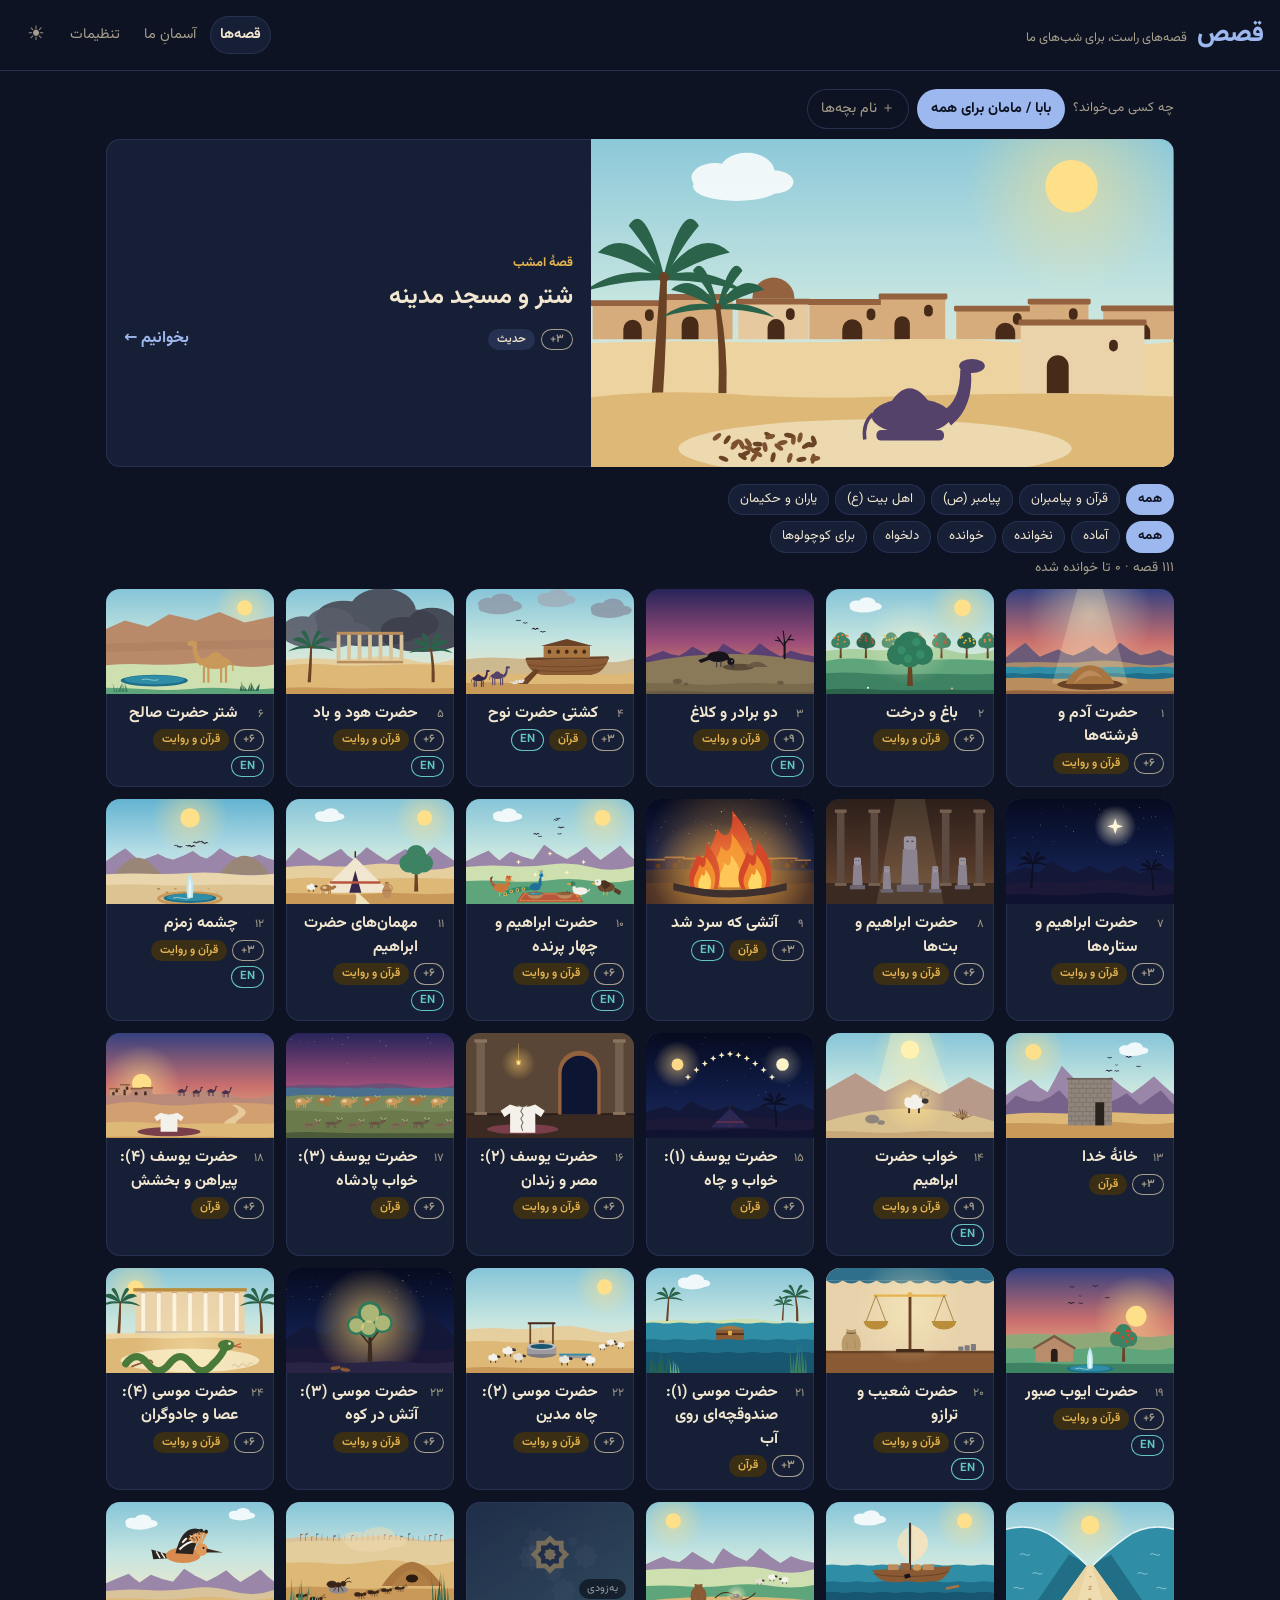
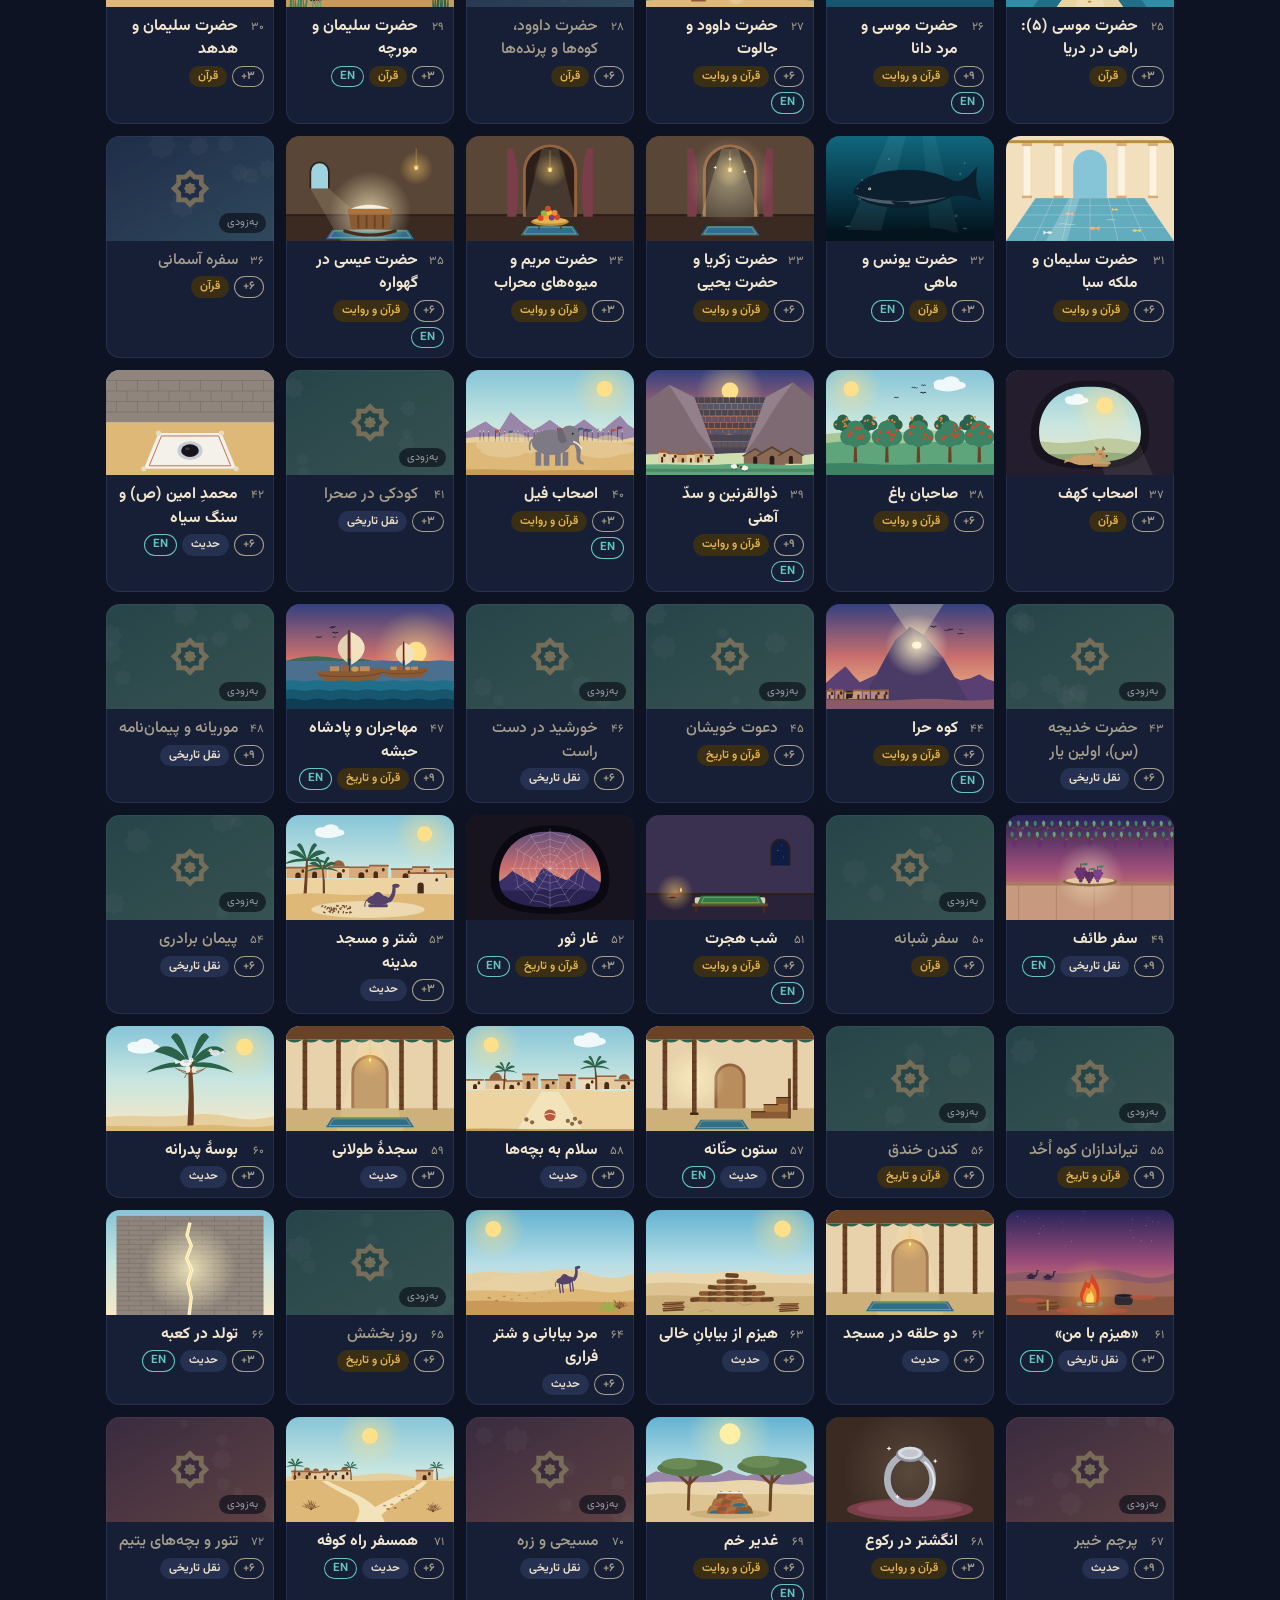
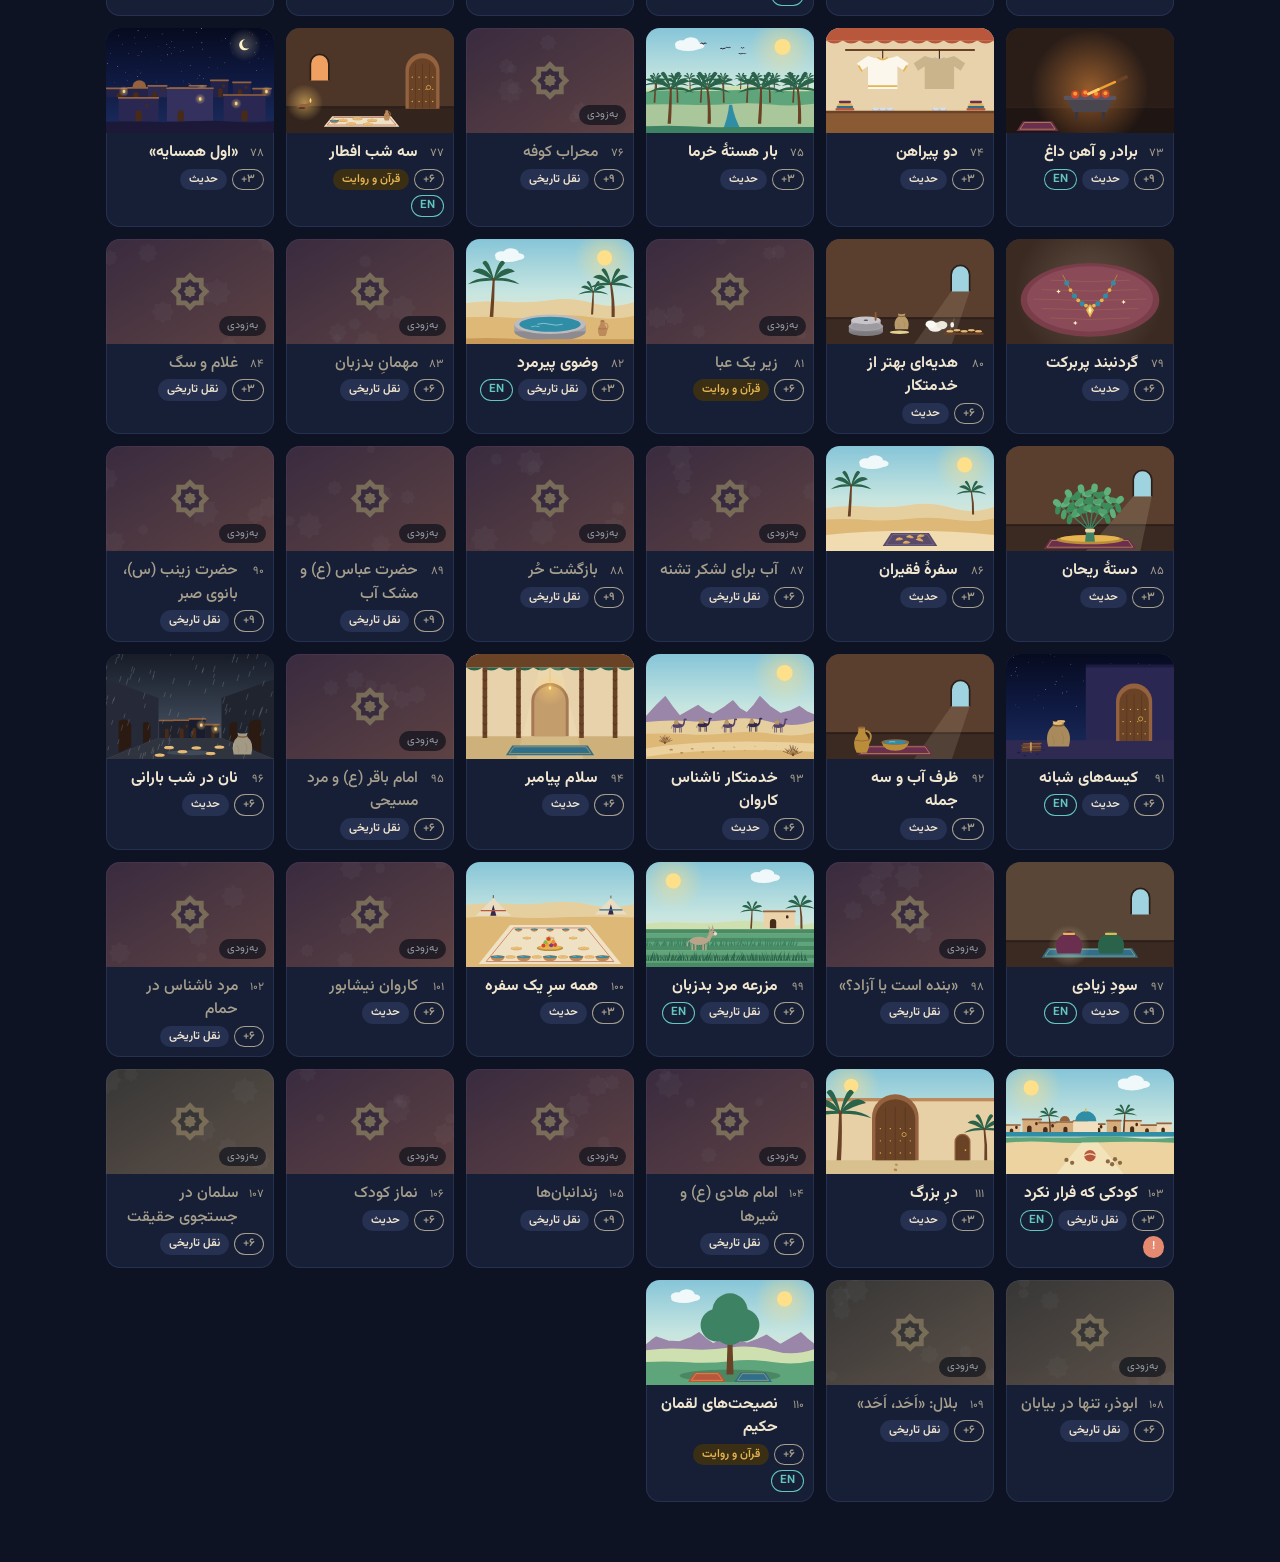
<file: index.html>
<!doctype html>
<html lang="fa" dir="rtl">
<head>
<meta charset="utf-8">
<meta name="viewport" content="width=device-width, initial-scale=1, viewport-fit=cover">
<title>قصص</title>
<meta name="robots" content="noindex, nofollow">
<meta name="theme-color" content="#f6efe2">
<meta name="apple-mobile-web-app-capable" content="yes">
<meta name="mobile-web-app-capable" content="yes">
<meta name="apple-mobile-web-app-status-bar-style" content="black-translucent">
<meta name="apple-mobile-web-app-title" content="قصص">
<link rel="manifest" href="manifest.webmanifest">
<link rel="apple-touch-icon" href="icons/icon-180.png">
<link rel="icon" href="icons/icon-192.png">
<link rel="stylesheet" href="css/app.css">
<link rel="stylesheet" href="css/art.css">
</head>
<body>
<div id="app"></div>
<script type="module" src="js/app.js"></script>
</body>
</html>
</file>
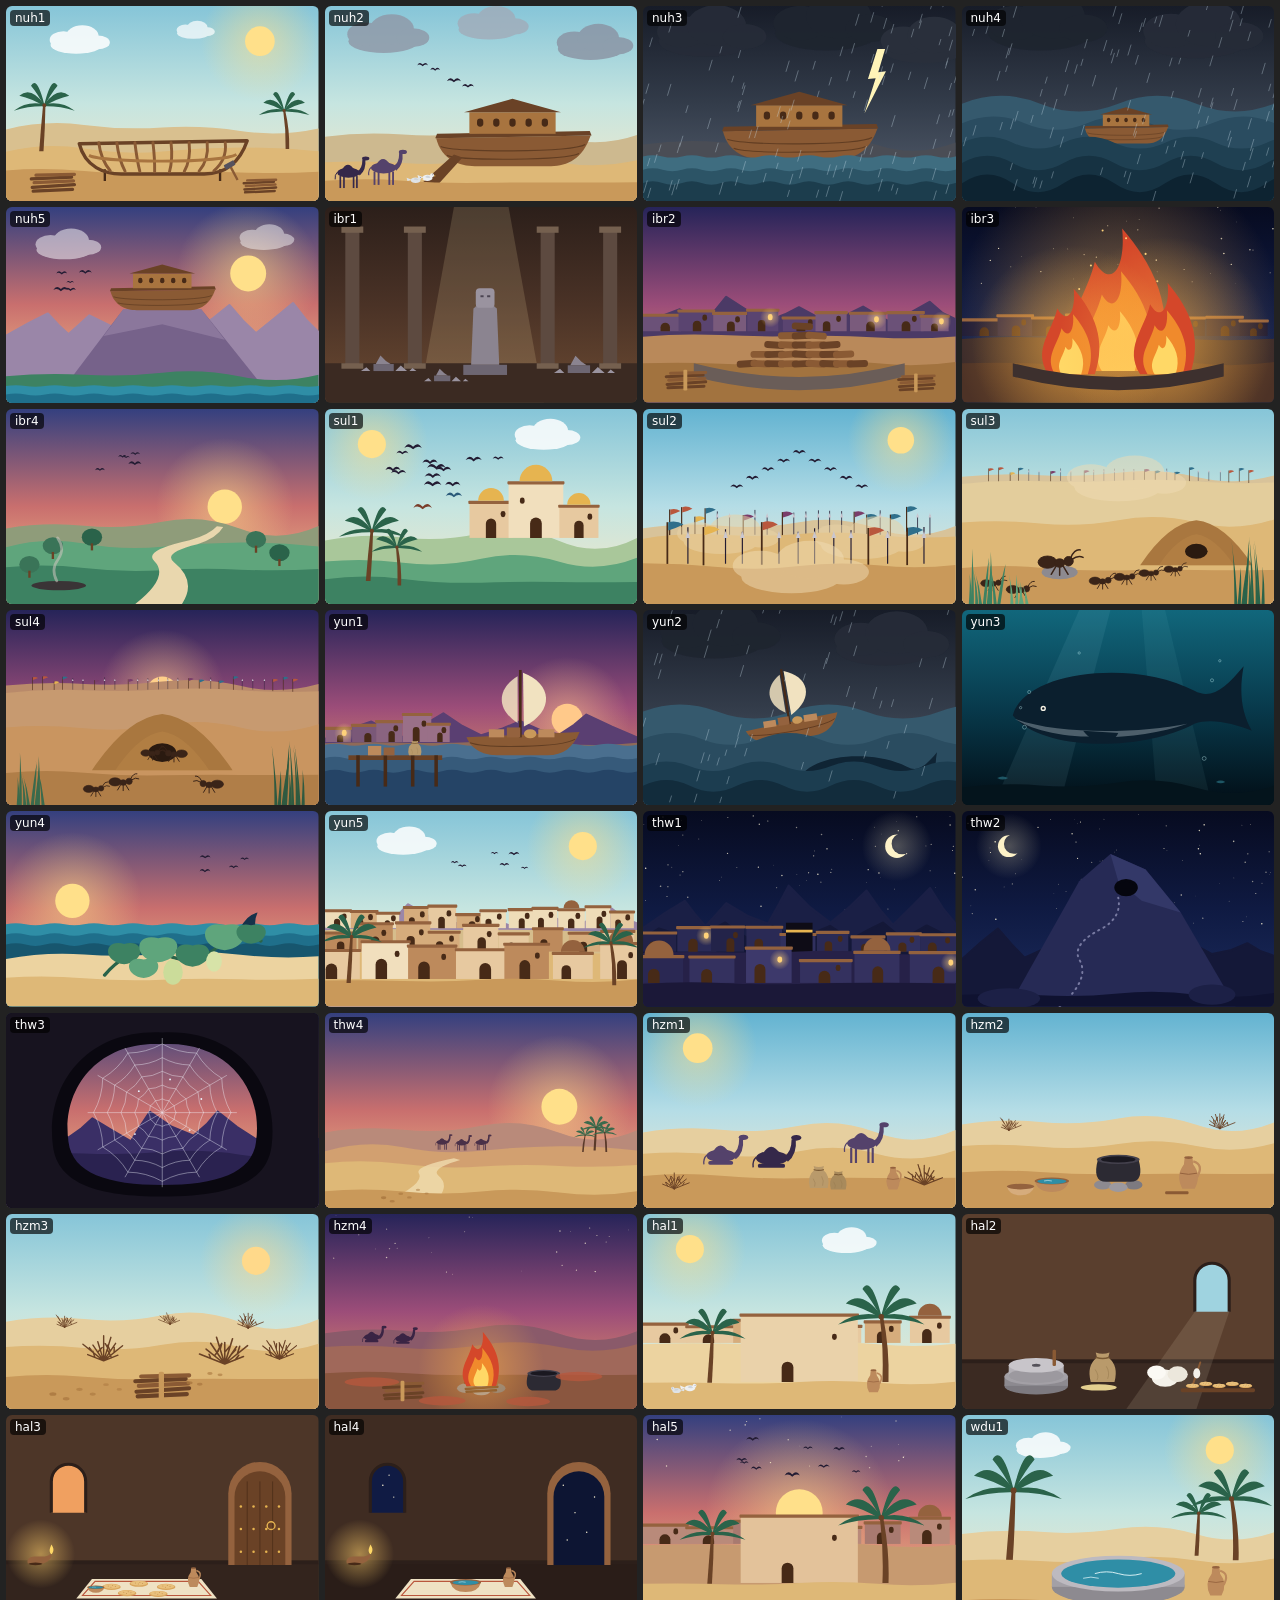
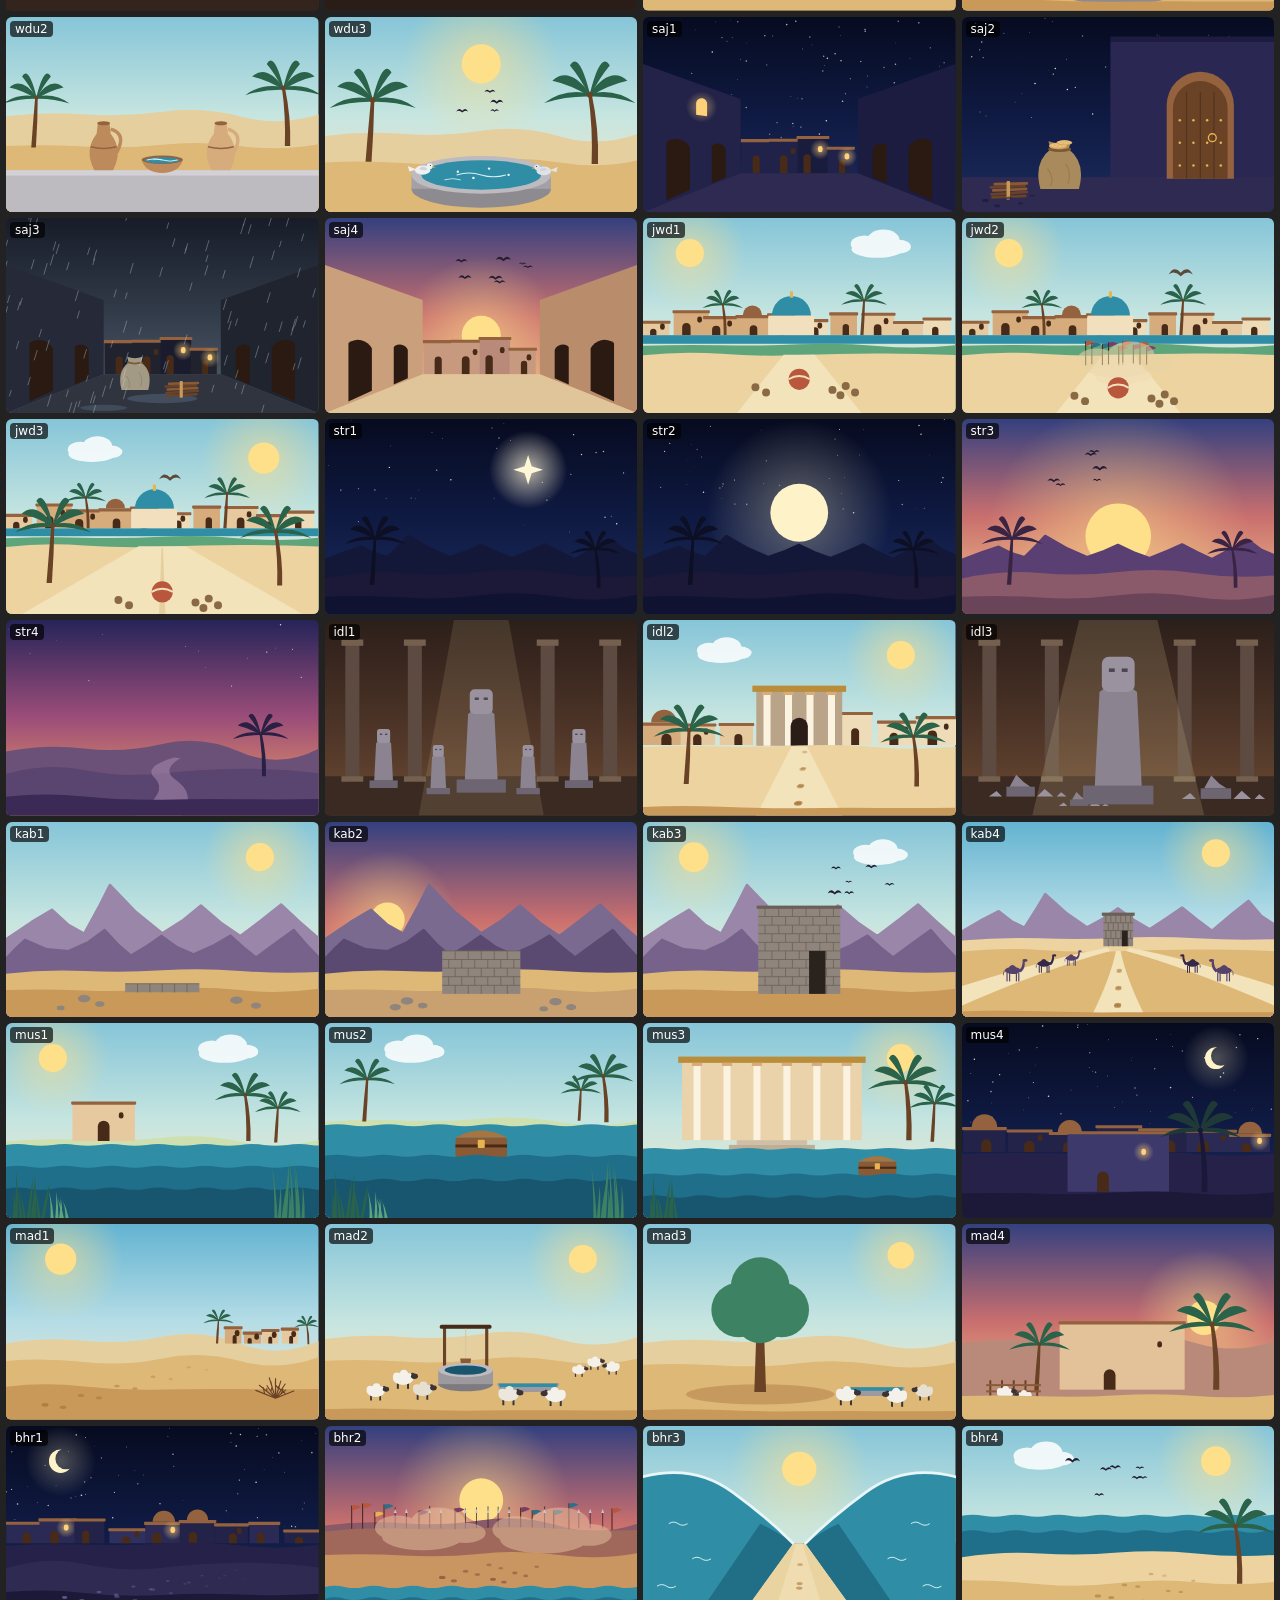
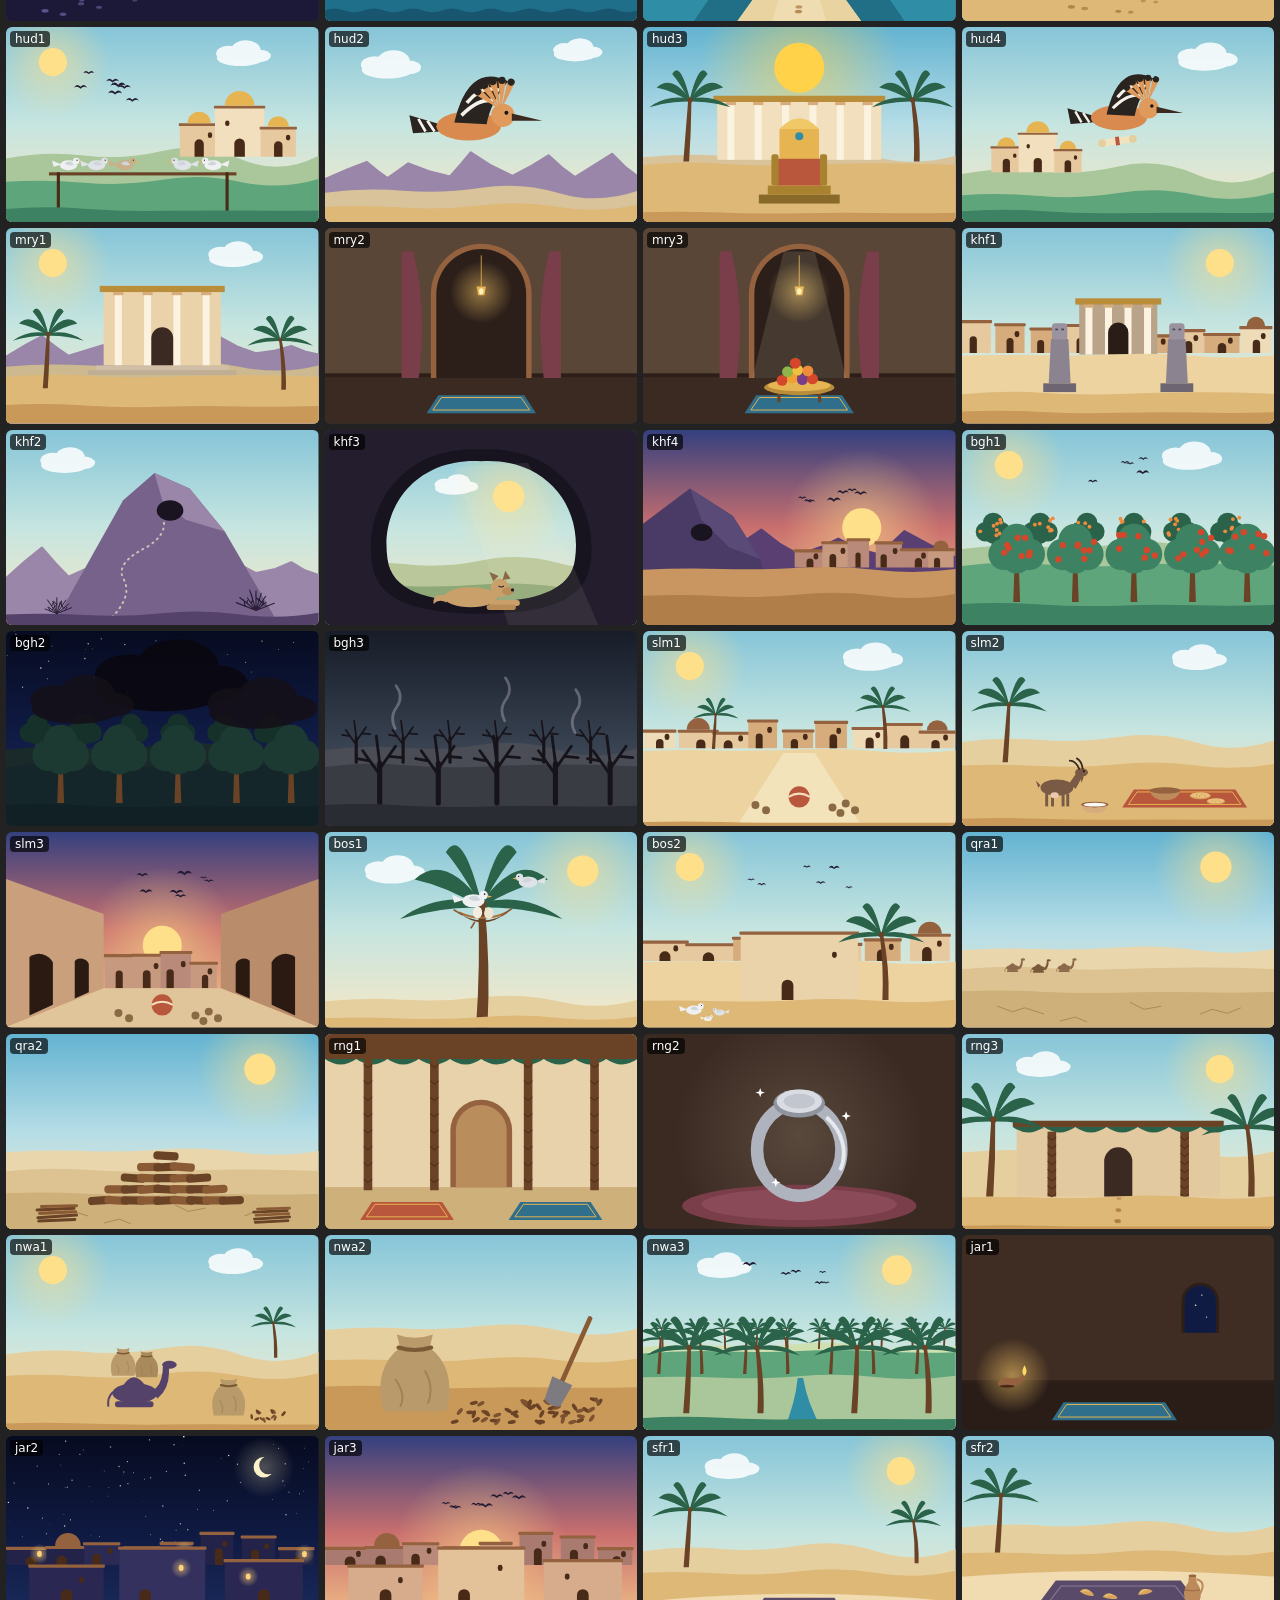
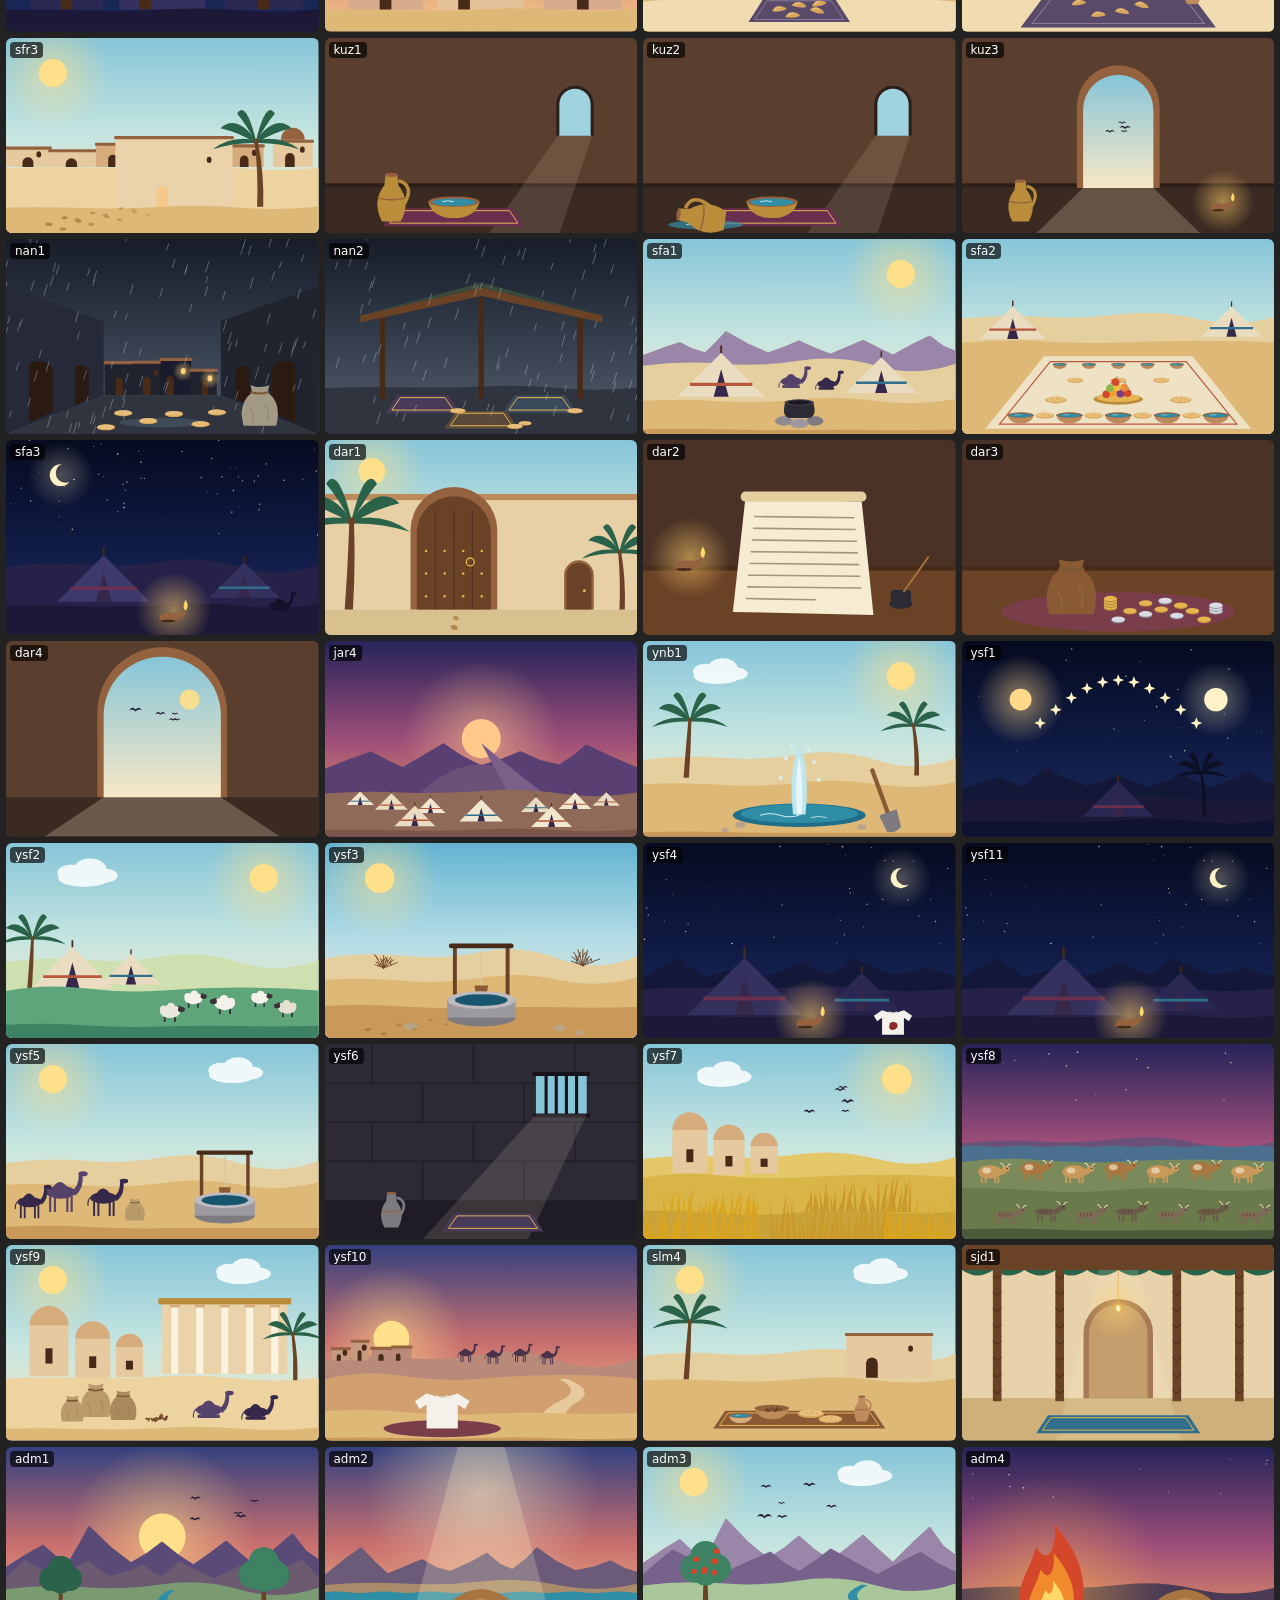
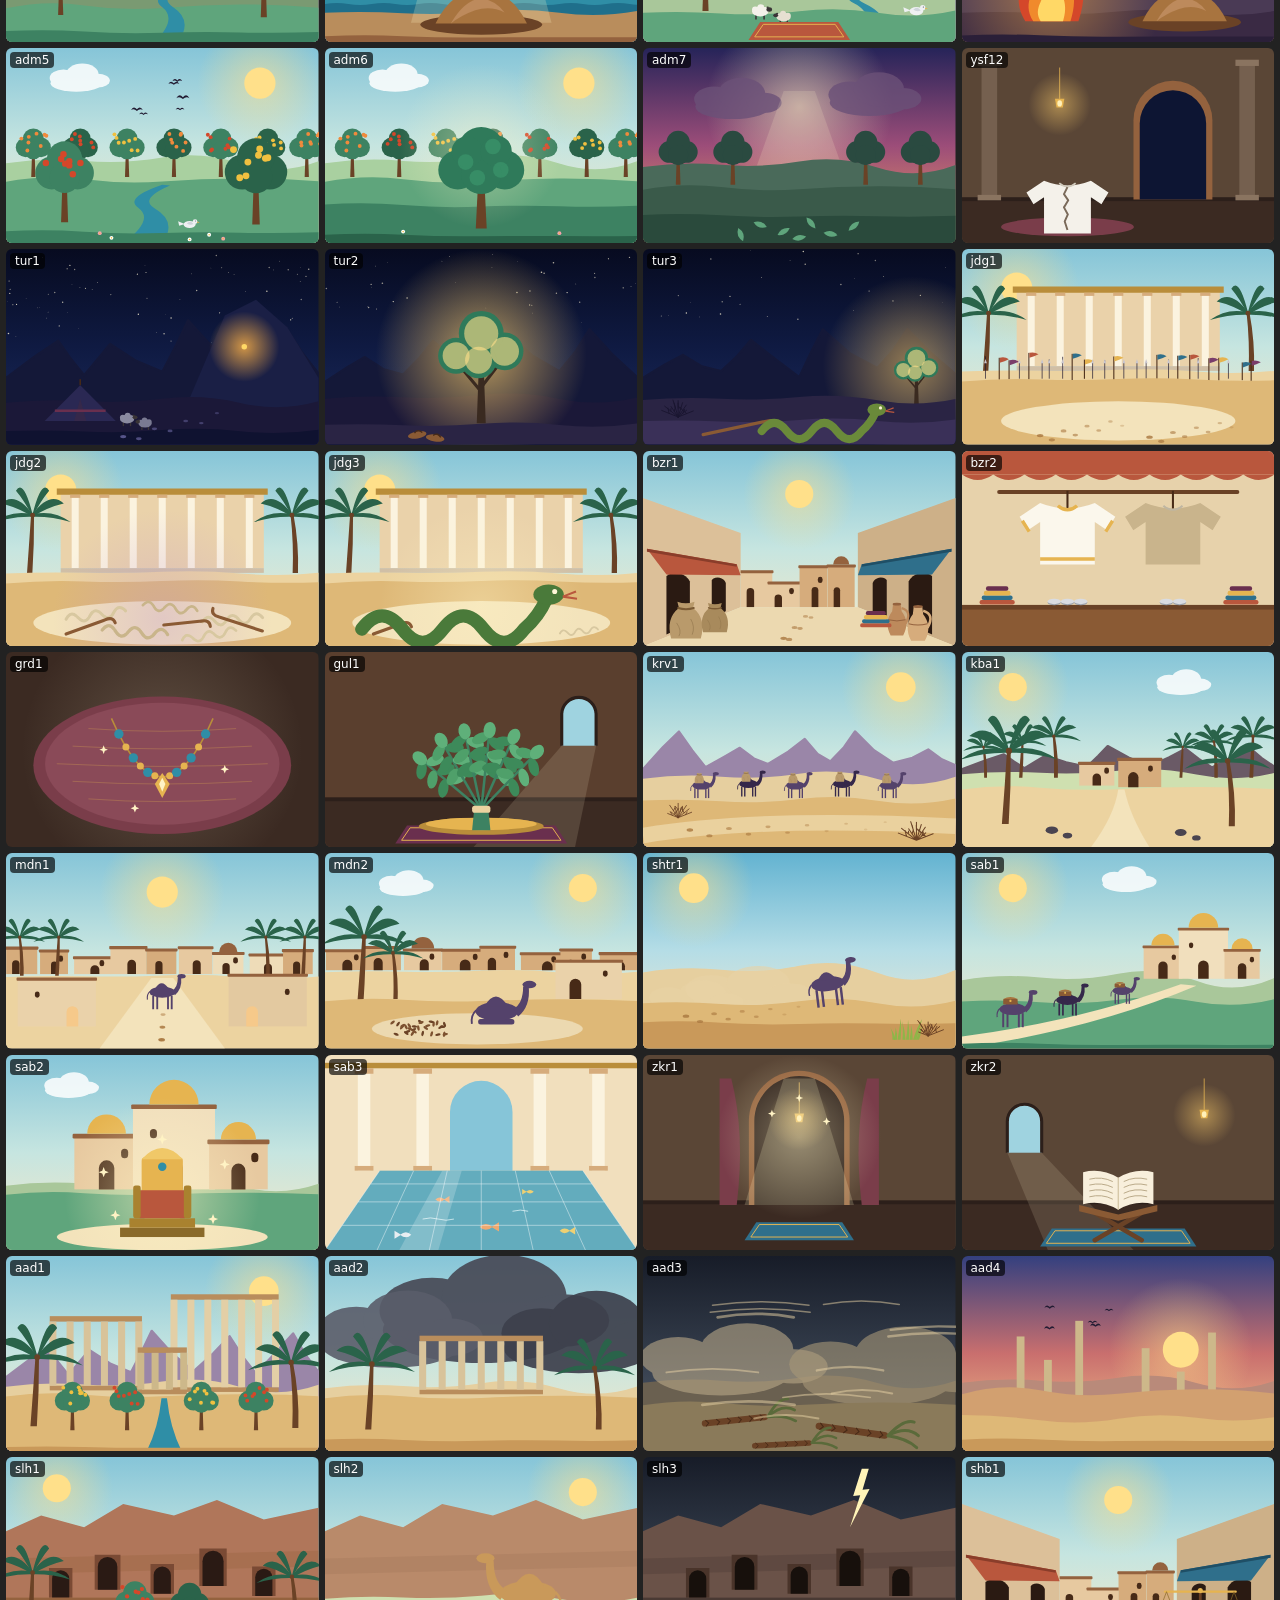
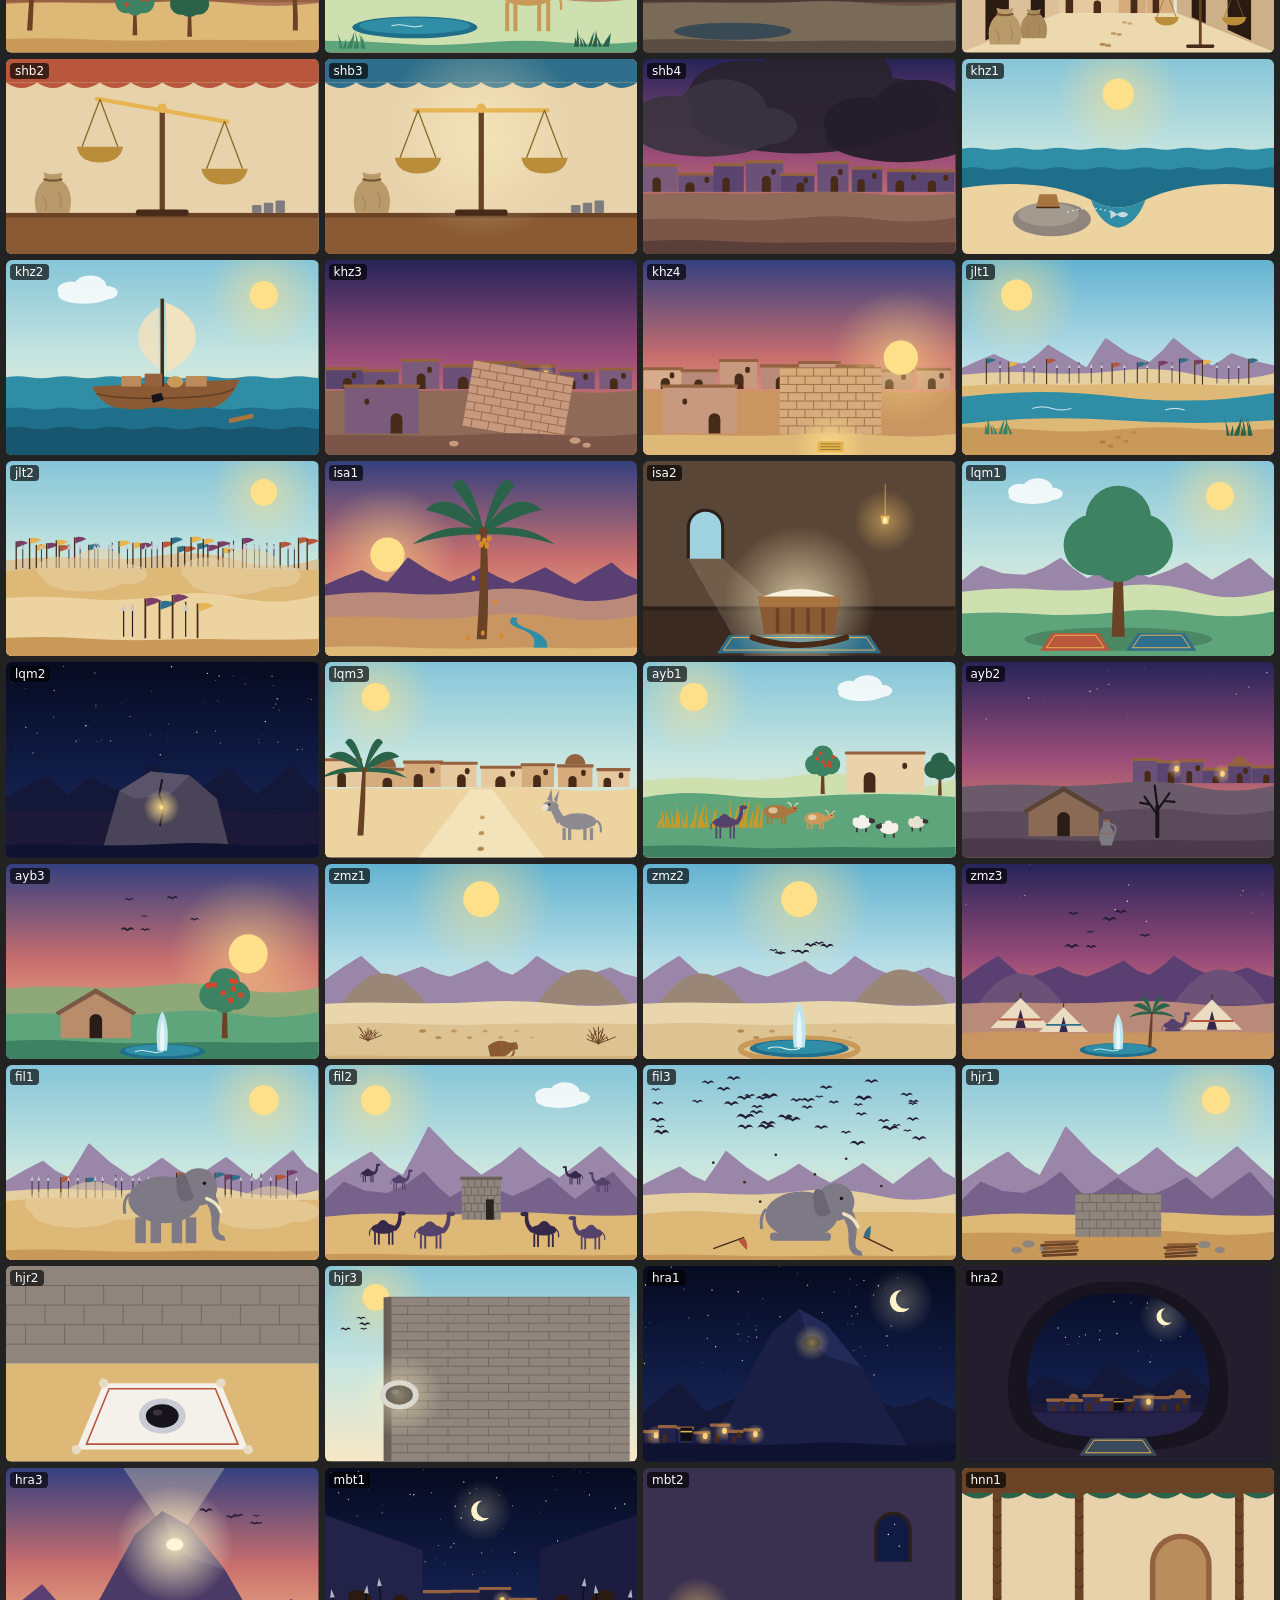
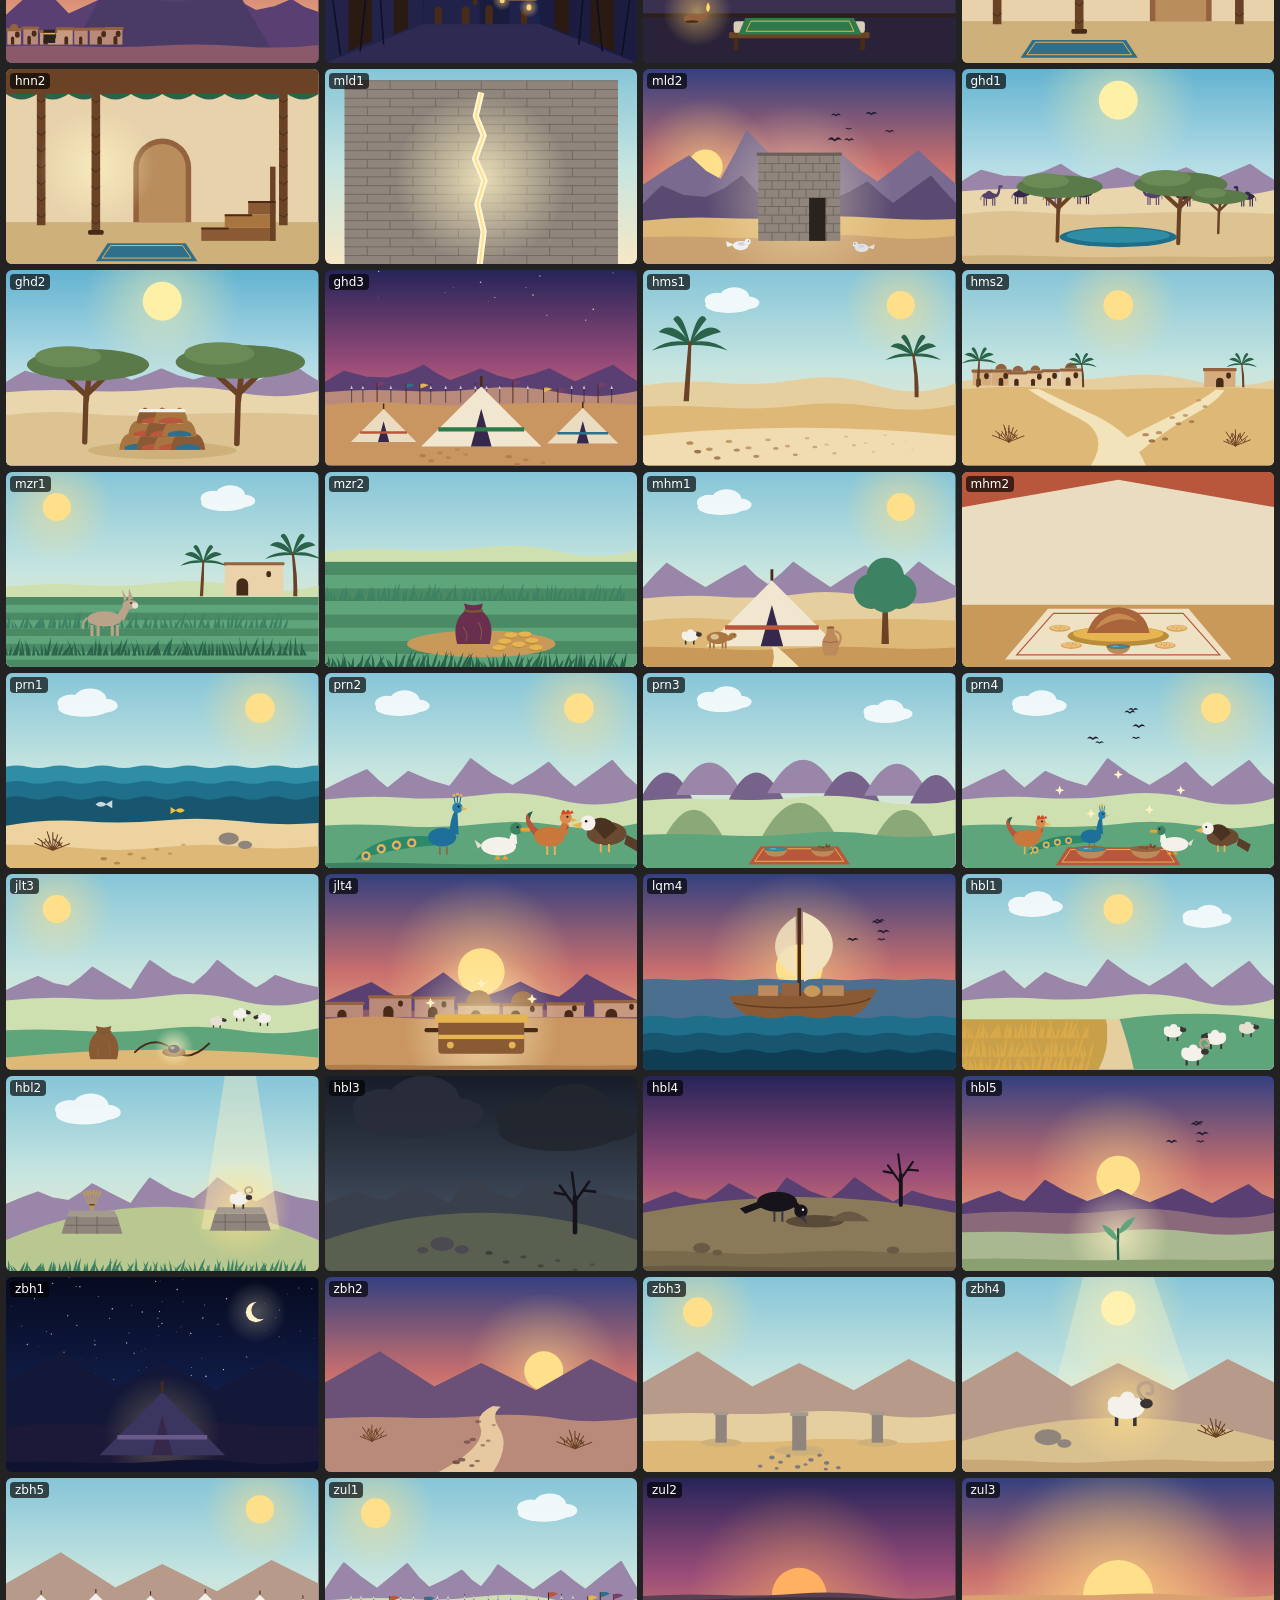
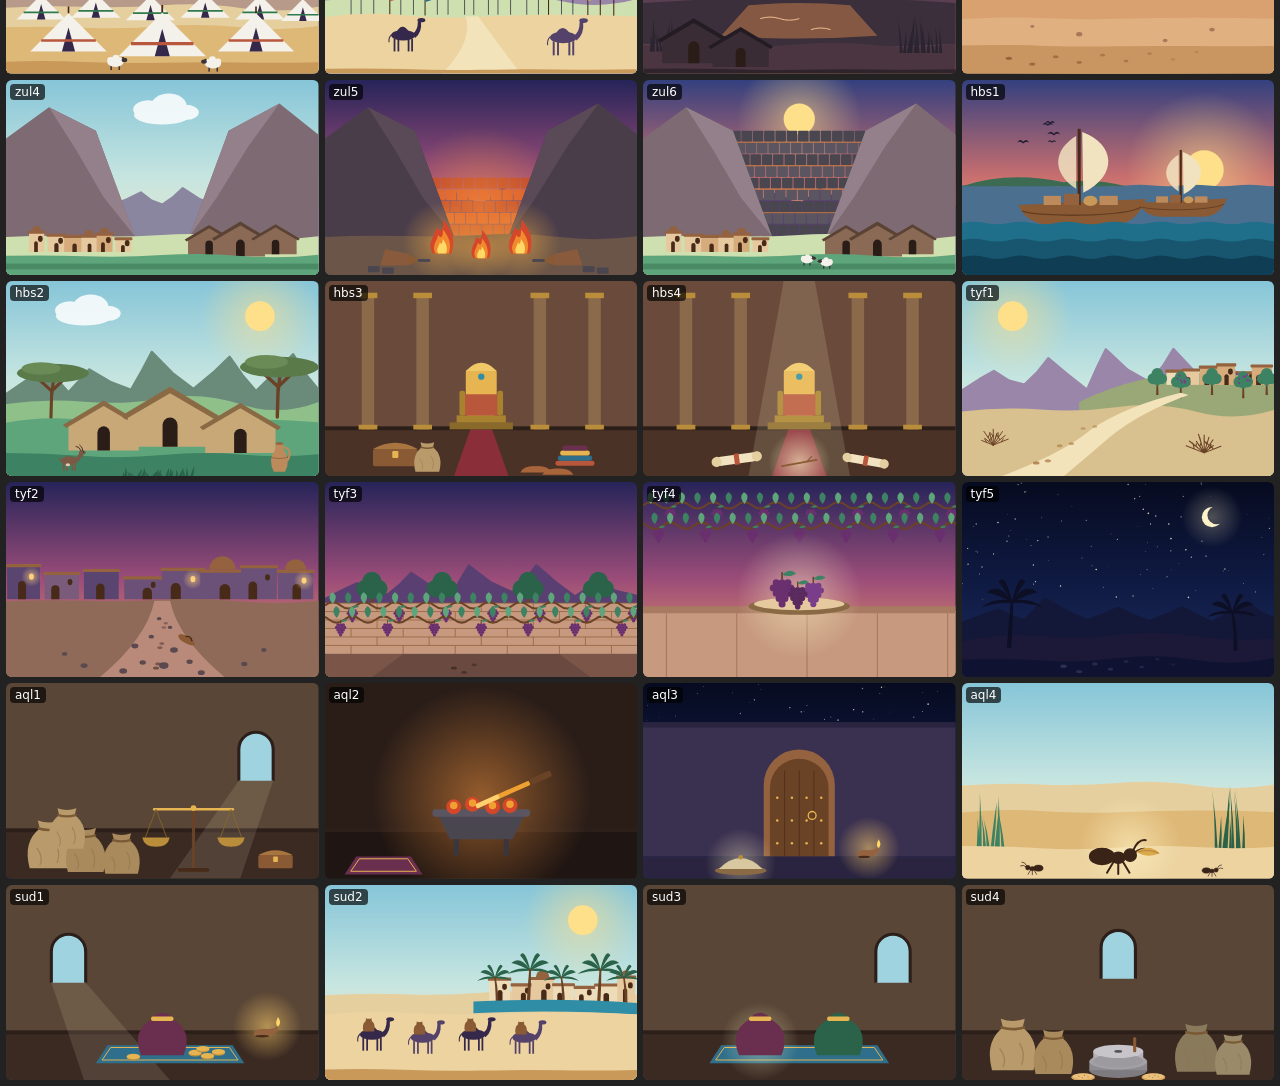
<file: art-preview.html>
<!doctype html><html><head><meta charset="utf-8"><title>Qasas scenes</title><link rel="stylesheet" href="css/art.css">
<style>body{margin:0;background:#222;font:12px system-ui;color:#fff}#g{display:grid;grid-template-columns:repeat(var(--c,4),1fr);gap:6px;padding:6px}figure{margin:0;position:relative;aspect-ratio:16/10;overflow:hidden;border-radius:6px}figcaption{position:absolute;left:4px;top:4px;background:#000a;padding:1px 5px;border-radius:4px}</style></head>
<body><div id="g"></div><script type="module">
import { SCENES, scene } from './js/art/scenes.js';
const q = new URLSearchParams(location.search), pre = q.get('p') || '', g = document.getElementById('g');
g.style.setProperty('--c', q.get('c') || 4);
try { Object.keys(SCENES).filter(k => pre.split(',').some(p => k.startsWith(p))).forEach(k => { const f = document.createElement('figure'); f.innerHTML = scene(k, q.get('move') ? '' : 'still') + `<figcaption>${k}</figcaption>`; g.appendChild(f); }); document.title = 'ok ' + g.children.length; } catch (e) { document.body.textContent = 'ERR ' + e.stack; }
</script></body></html>
</file>
<file: css/app.css>
@font-face { font-family: Vazirmatn; src: url('../fonts/Vazirmatn-wght.woff2') format('woff2'); font-weight: 100 900; font-display: swap; }

:root {
  --bg: #f6efe2; --surface: #fffaf0; --ink: #2a2338; --muted: #6f6680; --line: #e4d8c2;
  --lapis: #1f3a6e; --turq: #1f8a8a; --gold: #b5832a; --goldbg: #f3e2bd; --terra: #b5533c; --ok: #2f7a55;
  --size: 1; --r: 14px;
  font-family: Vazirmatn, 'Segoe UI', Tahoma, system-ui, sans-serif;
}
html[data-theme='night'] {
  --bg: #0d1322; --surface: #161f36; --ink: #f1e6cf; --muted: #a79f8d; --line: #263050;
  --lapis: #9db8ee; --turq: #63c7c0; --gold: #e6b450; --goldbg: #3a2f14; --terra: #e58a70; --ok: #6fc59a;
}
* { box-sizing: border-box; -webkit-tap-highlight-color: transparent; }
html, body { margin: 0; background: var(--bg); color: var(--ink); }
body { min-height: 100dvh; line-height: 1.8; -webkit-text-size-adjust: 100%; }
a { color: inherit; text-decoration: none; }
button, input, textarea { font: inherit; color: inherit; }
button { cursor: pointer; }
h1, h2, h3, h4, h5 { margin: 0; line-height: 1.5; }
p { margin: 0 0 0.6em; }
[hidden] { display: none !important; }

/* ---------- shared ---------- */
.top { display: flex; align-items: center; justify-content: space-between; gap: 12px; padding: 12px 16px; padding-top: max(12px, env(safe-area-inset-top)); border-bottom: 1px solid var(--line); background: var(--bg); position: sticky; top: 0; z-index: 5; }
.brand { display: flex; align-items: baseline; gap: 10px; }
.brand b { font-size: 1.6rem; font-weight: 800; color: var(--lapis); }
.brand span { font-size: 0.8rem; color: var(--muted); }
.top nav { display: flex; align-items: center; gap: 4px; }
.top nav a { padding: 6px 10px; border-radius: 99px; font-size: 0.9rem; color: var(--muted); white-space: nowrap; }
.top nav a.on { background: var(--surface); color: var(--ink); font-weight: 700; box-shadow: inset 0 0 0 1px var(--line); }
.icon { display: inline-grid; place-items: center; width: 40px; height: 40px; border: 0; border-radius: 50%; background: transparent; font-size: 1.25rem; color: var(--muted); }
.icon.on { color: var(--gold); }
.icon.txt { font-size: 0.95rem; font-weight: 700; }
.btn { display: inline-flex; align-items: center; justify-content: center; gap: 8px; border: 0; border-radius: 99px; padding: 9px 20px; background: var(--lapis); color: var(--bg); font-weight: 700; }
.btn.big { padding: 13px 28px; font-size: 1.1rem; }
.btn.ghost { background: transparent; color: var(--ink); box-shadow: inset 0 0 0 1.5px var(--line); }
.btn:disabled { opacity: 0.35; }
.pill { border: 0; border-radius: 99px; padding: 7px 14px; background: var(--surface); box-shadow: inset 0 0 0 1px var(--line); font-size: 0.9rem; white-space: nowrap; display: inline-flex; align-items: center; gap: 6px; }
.pill.sm { padding: 4px 12px; font-size: 0.82rem; }
.pill.on { background: var(--lapis); color: var(--bg); box-shadow: none; font-weight: 700; }
.pill.ghost { background: transparent; color: var(--muted); }
.chip { display: inline-flex; align-items: center; gap: 4px; border-radius: 99px; padding: 1px 9px; font-size: 0.72rem; font-weight: 600; background: var(--line); color: var(--ink); border: 0; line-height: 1.7; }
.chip.age { background: transparent; box-shadow: inset 0 0 0 1px var(--muted); color: var(--muted); }
.chip.seal-Q { background: var(--goldbg); color: var(--gold); }
.chip.en { background: transparent; color: var(--turq); box-shadow: inset 0 0 0 1px var(--turq); }
.chip.warn { background: var(--terra); color: #fff; }
.chip.ok { background: var(--ok); color: #fff; }
.chips { display: flex; flex-wrap: wrap; gap: 5px; align-items: center; margin: 0; }
.seg { display: inline-flex; border-radius: 99px; box-shadow: inset 0 0 0 1.5px var(--line); padding: 3px; }
.seg button { border: 0; background: transparent; border-radius: 99px; padding: 5px 14px; font-size: 0.88rem; }
.seg button.on { background: var(--lapis); color: var(--bg); font-weight: 700; }
.sub, .count, .empty { color: var(--muted); font-size: 0.85rem; }
.ar { font-size: 1.35em; line-height: 2.2; color: var(--ink); }
.roots .ar, .sheet .ar { font-size: 1.08em; line-height: 2.1; }

/* ---------- home ---------- */
main { max-width: 1100px; margin: 0 auto; padding: 14px 16px 60px; }
.who { display: flex; gap: 8px; align-items: center; overflow-x: auto; padding: 4px 0 10px; scrollbar-width: none; }
.who .lbl { font-size: 0.82rem; color: var(--muted); white-space: nowrap; }
.tonight { display: grid; grid-template-columns: minmax(0, 1.2fr) minmax(0, 1fr); border-radius: var(--r); overflow: hidden; background: var(--surface); box-shadow: inset 0 0 0 1px var(--line); margin-bottom: 14px; }
.tonight .tart { aspect-ratio: 16 / 9; }
.tonight .tinfo { padding: 14px 18px; display: flex; flex-direction: column; justify-content: center; gap: 4px; }
.tonight .k { font-size: 0.8rem; color: var(--gold); font-weight: 700; }
.tonight h2 { font-size: 1.5rem; }
.tonight p { display: flex; gap: 6px; align-items: center; flex-wrap: wrap; margin: 6px 0 0; }
.tonight .go { margin-inline-start: auto; font-weight: 700; color: var(--lapis); }
.filters .row { display: flex; gap: 6px; overflow-x: auto; padding: 3px 0; scrollbar-width: none; }
.grid { display: grid; grid-template-columns: repeat(auto-fill, minmax(150px, 1fr)); gap: 12px; }
.card { display: flex; flex-direction: column; background: var(--surface); border-radius: var(--r); overflow: hidden; box-shadow: inset 0 0 0 1px var(--line); }
.card .cover { position: relative; aspect-ratio: 16 / 10; }
.card.soon .cover { opacity: 0.55; filter: saturate(0.6); }
.card .tag { position: absolute; inset-inline-start: 8px; bottom: 8px; background: #000a; color: #fff; font-size: 0.68rem; padding: 0 8px; border-radius: 99px; }
.card .done, .card .fav { position: absolute; top: 8px; width: 26px; height: 26px; border-radius: 50%; display: grid; place-items: center; font-size: 0.95rem; }
.card .done { inset-inline-end: 8px; background: var(--ok); color: #fff; }
.card .fav { inset-inline-start: 8px; background: #fff; color: #c0392b; }
.card .meta { display: flex; gap: 8px; align-items: baseline; padding: 8px 10px 2px; }
.card .no { font-size: 0.72rem; color: var(--muted); min-width: 1.6em; }
.card h3 { font-size: 0.98rem; font-weight: 700; }
.card.soon h3 { font-weight: 500; color: var(--muted); }
.card .chips { padding: 2px 10px 10px; }

/* ---------- story intro ---------- */
.intro { padding: 0 0 60px; max-width: 900px; }
.intro .hero { aspect-ratio: 16 / 9; max-height: 46vh; width: 100%; overflow: hidden; }
.intro .body { padding: 16px 18px; display: flex; flex-direction: column; gap: 12px; align-items: flex-start; }
.intro h1 { font-size: 1.9rem; font-weight: 800; }
.intro .no { color: var(--muted); font-size: 0.85rem; display: inline-flex; gap: 4px; align-items: center; }
.opts { display: flex; flex-wrap: wrap; gap: 10px; }
.favbtn { font-size: 1rem; padding: 3px 9px; background: transparent; box-shadow: inset 0 0 0 1px var(--line); color: var(--muted); }
.favbtn.on { color: #c0392b; }
.prep, .roots, .caution { width: 100%; background: var(--surface); border-radius: var(--r); padding: 14px 16px; box-shadow: inset 0 0 0 1px var(--line); }
.prep h4, .box h4 { font-size: 0.8rem; color: var(--gold); margin-bottom: 4px; }
.prep h5, .roots h5 { font-size: 0.8rem; color: var(--muted); margin-top: 10px; }
.prep dl { margin: 4px 0 0; display: grid; gap: 2px; }
.prep dl div { display: flex; gap: 8px; }
.prep dt { font-weight: 700; white-space: nowrap; }
.prep dd { margin: 0; color: var(--muted); }
.caution { box-shadow: inset 0 0 0 1.5px var(--terra); }
.caution b { color: var(--terra); font-size: 0.85rem; }
.caution p { margin: 4px 0 0; font-size: 0.92rem; }
.roots summary { display: flex; align-items: center; gap: 8px; cursor: pointer; font-weight: 700; list-style: none; }
.roots summary::-webkit-details-marker { display: none; }
.roots summary::after { content: '＋'; margin-inline-start: auto; color: var(--muted); }
.roots[open] summary::after { content: '－'; }
.roots .strength { margin-top: 12px; font-size: 0.92rem; }
.rt { border-inline-start: 3px solid var(--gold); padding-inline-start: 12px; margin: 12px 0; }
.rt h5 { margin: 0; color: var(--gold); }
.rt .gl { color: var(--muted); font-size: 0.92rem; }
.checkrow { display: flex; gap: 8px; align-items: center; margin-top: 14px; padding-top: 12px; border-top: 1px dashed var(--line); font-weight: 600; }
.checkrow input { width: 20px; height: 20px; accent-color: var(--ok); }
.soonnote { color: var(--muted); margin: 0; }
.plan { font-weight: 600; }
.about { color: var(--muted); font-size: 0.9rem; }

/* ---------- reader ---------- */
body.v-read { overflow: hidden; }
.reader { position: fixed; inset: 0; display: flex; flex-direction: column; background: var(--bg); }
.rbar { display: flex; align-items: center; gap: 2px; padding: 4px 8px; padding-top: max(4px, env(safe-area-inset-top)); }
.rbar .ttl { flex: 1; font-size: 0.9rem; color: var(--muted); overflow: hidden; text-overflow: ellipsis; white-space: nowrap; padding: 0 6px; }
.rbody { flex: 1; overflow-y: auto; display: flex; flex-direction: column; -webkit-overflow-scrolling: touch; }
.rart { position: relative; flex: none; aspect-ratio: 16 / 10; max-height: 40vh; width: 100%; overflow: hidden; }
.rart .amb { position: absolute; bottom: 8px; inset-inline-start: 10px; background: #0008; color: #fff; font-size: 0.72rem; padding: 0 10px; border-radius: 99px; }
.rtext { padding: 18px 20px 30px; font-size: calc(1.22rem * var(--size)); line-height: 2.15; max-width: 46em; margin: 0 auto; width: 100%; }
.rtext p { margin: 0 0 0.9em; }
.reader[lang='en'] .rtext { line-height: 1.75; font-size: calc(1.15rem * var(--size)); font-family: Georgia, 'Times New Roman', serif; }
.q { color: var(--gold); font-weight: 700; }
.cue { display: inline-flex; align-items: center; gap: 5px; vertical-align: middle; margin: 0 4px; border: 0; border-radius: 99px; padding: 2px 12px 2px 10px; font-size: 0.72em; font-weight: 700; line-height: 1.9; background: var(--turq); color: #fff; font-family: Vazirmatn, system-ui, sans-serif; }
.cue.hit { animation: hit 0.5s ease-out; }
@keyframes hit { 0% { transform: scale(1); } 30% { transform: scale(1.18); box-shadow: 0 0 0 8px #1f8a8a33; } 100% { transform: scale(1); } }
.hint { display: inline-block; font-size: 0.66em; color: var(--muted); border: 1px dashed var(--muted); border-radius: 8px; padding: 0 8px; margin: 0 4px; line-height: 1.8; vertical-align: middle; font-family: Vazirmatn, system-ui, sans-serif; }
.refs { display: flex; flex-wrap: wrap; gap: 6px; margin-top: 8px; padding-top: 10px; border-top: 1px dashed var(--line); }
.chip.ref { font-size: 0.8rem; padding: 3px 12px; background: var(--goldbg); color: var(--gold); font-family: Vazirmatn, system-ui, sans-serif; }
.rnav { display: flex; align-items: center; justify-content: space-between; gap: 10px; padding: 8px 14px; padding-bottom: max(10px, env(safe-area-inset-bottom)); border-top: 1px solid var(--line); background: var(--bg); }
.rnav .btn { min-width: 96px; padding: 11px 20px; }
.dots { display: flex; gap: 6px; align-items: center; }
.dots i { width: 8px; height: 8px; border-radius: 50%; background: var(--line); }
.dots i.past { background: var(--muted); }
.dots i.on { background: var(--gold); transform: scale(1.4); }
.dots i.fin { border-radius: 2px; transform: rotate(45deg); }
.dots i.fin.on { transform: rotate(45deg) scale(1.4); }
.end h2 { font-size: 1.3em; color: var(--gold); margin-bottom: 8px; }
.box { background: var(--surface); border-radius: var(--r); padding: 12px 16px; margin-bottom: 12px; box-shadow: inset 0 0 0 1px var(--line); font-size: 0.86em; line-height: 1.9; }
.box ul { margin: 0; padding-inline-start: 1.2em; }
.box.keep { text-align: center; }
.box.keep small { color: var(--muted); }
.kidrow { display: flex; flex-wrap: wrap; gap: 8px; margin-bottom: 10px; }
.kidrow input { accent-color: var(--ok); width: 18px; height: 18px; }
.stars { display: flex; gap: 6px; margin-bottom: 10px; }
.stars button { border: 0; background: transparent; font-size: 2.2rem; color: var(--line); padding: 0 2px; line-height: 1; }
.stars button.on { color: var(--gold); }
textarea { width: 100%; border-radius: 10px; border: 1.5px solid var(--line); background: var(--bg); padding: 8px 12px; margin-bottom: 12px; font-size: 1rem; }
.sheet { position: fixed; inset: 0; background: #0009; display: flex; align-items: flex-end; justify-content: center; z-index: 20; }
.sheet .inner { background: var(--surface); width: min(100%, 720px); max-height: 75vh; overflow: auto; border-radius: 18px 18px 0 0; padding: 18px 20px max(18px, env(safe-area-inset-bottom)); }
.sheet h5 { color: var(--gold); }
@media (orientation: landscape) and (min-width: 820px) {
  .rbody { flex-direction: row; overflow: hidden; }
  .rart { width: 50%; max-height: none; aspect-ratio: auto; height: 100%; }
  .rtext { width: 50%; overflow-y: auto; margin: 0; padding: 26px 30px 40px; }
}

/* ---------- sky ---------- */
.skybox { border-radius: var(--r); overflow: hidden; aspect-ratio: 800 / 380; margin-bottom: 14px; }
.skyv h2 { font-size: 1.4rem; }
.skyv h3 { margin: 18px 0 8px; }
.hist { list-style: none; margin: 0; padding: 0; display: grid; gap: 8px; }
.hist li { background: var(--surface); border-radius: 12px; padding: 10px 14px; box-shadow: inset 0 0 0 1px var(--line); }
.hist .st { color: var(--gold); margin-inline-start: 8px; letter-spacing: 2px; }
.hist small { display: block; color: var(--muted); }
.hist p { margin: 4px 0 0; font-size: 0.92rem; }

/* ---------- settings ---------- */
.setv { max-width: 640px; }
.setv section { background: var(--surface); border-radius: var(--r); padding: 14px 16px; margin-bottom: 14px; box-shadow: inset 0 0 0 1px var(--line); }
.setv h3 { font-size: 1.05rem; margin-bottom: 6px; }
.kid { display: flex; gap: 8px; align-items: center; margin-bottom: 8px; }
.kid input[type='text'] { flex: 1; min-width: 0; }
.kid input[type='number'] { width: 70px; }
.setv input[type='text'], .setv input[type='number'] { border-radius: 10px; border: 1.5px solid var(--line); background: var(--bg); padding: 7px 12px; }
.line { display: flex; align-items: center; justify-content: space-between; gap: 14px; padding: 8px 0; border-top: 1px solid var(--line); }
.line:first-of-type { border-top: 0; }
.line input[type='range'] { flex: 1; max-width: 240px; accent-color: var(--gold); }
.line input[type='checkbox'] { width: 22px; height: 22px; accent-color: var(--ok); }
.rowbtn { display: flex; gap: 10px; flex-wrap: wrap; }
.pad { padding: 30px 18px; }

@media (max-width: 560px) {
  .brand span { display: none; }
  .top nav a { padding: 6px 8px; font-size: 0.85rem; }
  .tonight { grid-template-columns: 1fr; }
  .tonight h2 { font-size: 1.3rem; }
  .grid { grid-template-columns: repeat(2, minmax(0, 1fr)); gap: 10px; }
  .intro h1 { font-size: 1.6rem; }
}

/* ---------- family voices ---------- */
.voices { margin: 14px 0 6px; padding: 12px 14px; border-radius: var(--r); background: var(--surface); box-shadow: inset 0 0 0 1px var(--line); }
.voices h4 { display: flex; align-items: center; gap: 6px; font-size: 0.85rem; color: var(--gold); margin-bottom: 8px; }
.voices .kidrow { display: flex; flex-wrap: wrap; gap: 6px; margin: 6px 0 8px; }
.vrow { display: flex; align-items: center; gap: 4px; margin-bottom: 8px; }
.pill.voice { background: var(--lapis); color: var(--bg); box-shadow: none; font-weight: 700; padding: 9px 16px; }
.recdot { color: #d4372c; }
.recbtn { background: #b3261e; color: #fff; }
.recbtn.live { animation: recpulse 1.2s ease-in-out infinite; }
@keyframes recpulse { 50% { opacity: 0.6; } }
.recctl { display: flex; gap: 6px; align-items: center; justify-content: center; flex: 1; }
.rnav .recctl .btn { min-width: 0; padding: 11px 16px; }
.vnote { display: flex; flex-wrap: wrap; gap: 6px; align-items: center; margin: 10px 0 12px; }
.hist .pill.sm { margin-top: 6px; }
/* ---------- "learn more", for the older children ---------- */
.more summary { display: flex; align-items: baseline; gap: 8px; cursor: pointer; font-weight: 700; list-style: none; color: var(--gold); }
.more summary::-webkit-details-marker { display: none; }
.more summary small { color: var(--muted); font-weight: 400; }
.more summary::after { content: '＋'; margin-inline-start: auto; color: var(--muted); }
.more[open] summary::after { content: '−'; }
.more p { margin: 0.8em 0 0; }
.more h5 { margin: 1.1em 0 0; color: var(--muted); font-size: 0.9em; }
</file>
<file: css/art.css>
/* Pictures: gentle motion only. Thumbnails (.still) and reduced-motion users get none. */
.art { display: block; width: 100%; height: 100%; }
.art .flick, .art .bob, .art .flap, .art .flag, .art .ripple, .art .swim { transform-box: fill-box; }
.art .tw { animation: tw 3.6s ease-in-out infinite; }
.art .wave { animation: wave 7s linear infinite; }
.art .rainfall { animation: rain 0.7s linear infinite; }
.art .flash { animation: flash 5s steps(1) infinite; }
.art .flick { transform-origin: 50% 100%; animation: flick 0.9s ease-in-out infinite; }
.art .flick.f2 { animation-duration: 0.7s; animation-delay: -0.2s; }
.art .flick.f3 { animation-duration: 0.55s; animation-delay: -0.35s; }
.art .bob { transform-origin: 50% 100%; animation: bob 4.5s ease-in-out infinite; }
.art .swim { animation: swim 9s ease-in-out infinite; }
.art .sway { transform-box: view-box; animation: sway 6s ease-in-out infinite; }
.art .drift { animation: drift 30s ease-in-out infinite alternate; }
.art .flap { transform-origin: 50% 50%; animation: flap 0.9s ease-in-out infinite; }
.art .flag { transform-origin: 0 50%; animation: flag 1.6s ease-in-out infinite; }
.art .rise { animation: rise 6s linear infinite; }
.art .ripple { animation: ripple 3s ease-in-out infinite; }
@keyframes tw { 50% { opacity: 0.25; } }
@keyframes wave { to { transform: translateX(var(--p, 100px)); } }
@keyframes rain { to { transform: translate(-9px, 30px); } }
@keyframes flash { 0%, 6%, 10%, 100% { opacity: 0; } 2%, 8% { opacity: 1; } }
@keyframes flick { 50% { transform: scale(0.94, 1.08) skewX(3deg); } }
@keyframes bob { 50% { transform: translateY(-5px) rotate(1.4deg); } }
@keyframes swim { 50% { transform: translate(14px, -8px); } }
@keyframes sway { 50% { transform: rotate(1.2deg); } }
@keyframes drift { to { transform: translateX(26px); } }
@keyframes flap { 50% { transform: scaleY(0.55); } }
@keyframes flag { 50% { transform: scaleX(0.86) skewY(6deg); } }
@keyframes rise { from { transform: translateY(20px); opacity: 0; } 20% { opacity: 0.7; } to { transform: translateY(-120px); opacity: 0; } }
@keyframes ripple { 50% { transform: scaleX(1.12); opacity: 0.5; } }
.art.still *, .still .art * { animation: none !important; }
@media (prefers-reduced-motion: reduce) { .art * { animation: none !important; } }
</file>
